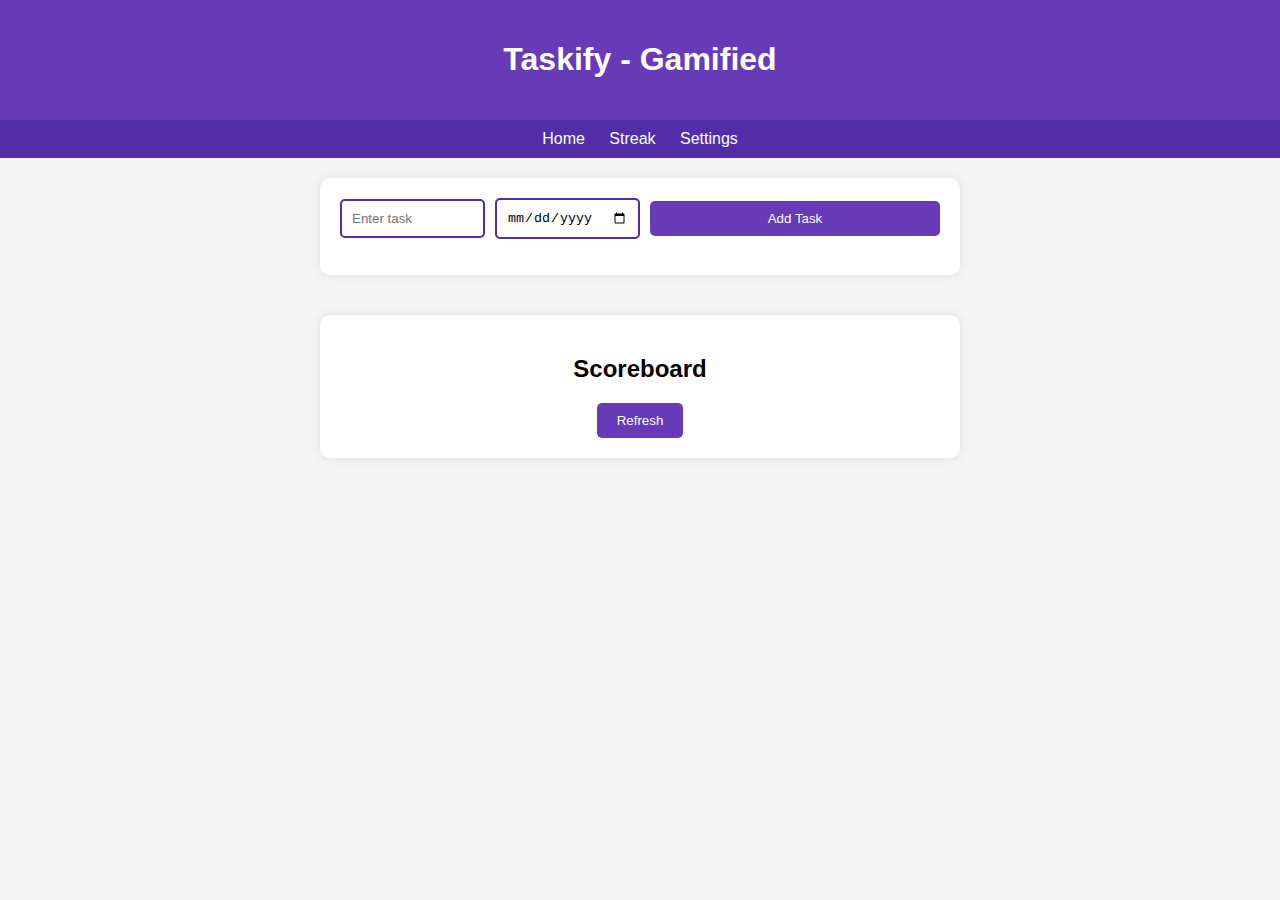
<file: index.html>
<!DOCTYPE html>
<html lang="en">
<head>
<meta charset="UTF-8">
<meta name="viewport" content="width=device-width, initial-scale=1.0">
<title>Taskify - Gamified</title>
<link rel="stylesheet" href="styles.css">
</head>
<body>

<header>
    <h1>Taskify - Gamified</h1>
</header>

<nav>
    <a href="index.html">Home</a>
    <a href="streak.html">Streak</a>
    <a href="settings.html">Settings</a>
</nav>

<div class="container task-container">
    <div class="task-input-container">
        <input type="text" id="taskInput" placeholder="Enter task" class="full-width">
        <input type="date" id="deadlineInput" class="date-input">
        <button class="add-task-btn" onclick="addTask()">Add Task</button>
    </div>
    <ul id="taskList"></ul>
</div>

<div id="scoreboard" class="container scoreboard-container">
    <h2>Scoreboard</h2>
    <ul id="scores"></ul>
</div>

<script src="BOB.js"></script>

</body>
</html>
</file>
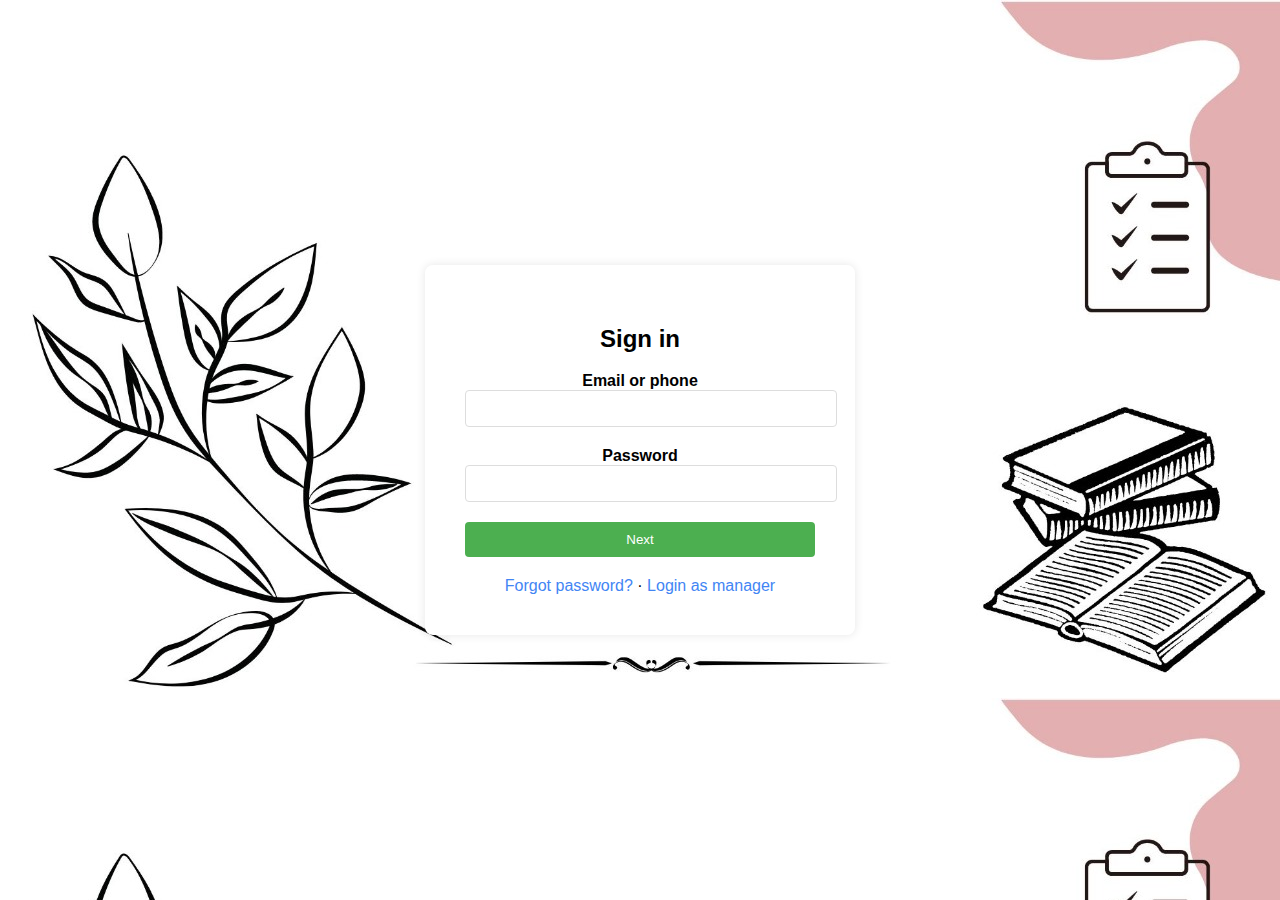
<file: Employee.html>
<!DOCTYPE html>
<html lang="en">
<head>
<meta charset="UTF-8">
<meta name="viewport" content="width=device-width, initial-scale=1.0">
<title>Taskify - Login</title>
<link rel="stylesheet" href="login.css">
</head>
<body>

<div class="container">
    <div class="login-card">
        <h2>Sign in</h2>
        <form class="login-form" onsubmit="login(event)">
            <div class="form-group">
                <label for="username">Email or phone</label>
                <input type="text" id="username1" name="username" required>
            </div>
            <div class="form-group">
                <label for="password">Password</label>
                <input type="password" id="password1" name="password" required>
            </div>
            <button type="submit" class="login-btn">Next</button>
        </form>
        <div class="links">
            <a href="#">Forgot password?</a>
            <span> · </span>
            <a href="login.html">Login as manager</a>
        </div>
    </div>
</div>

<script src="employee.js"></script>

</body>
</html>
</file>
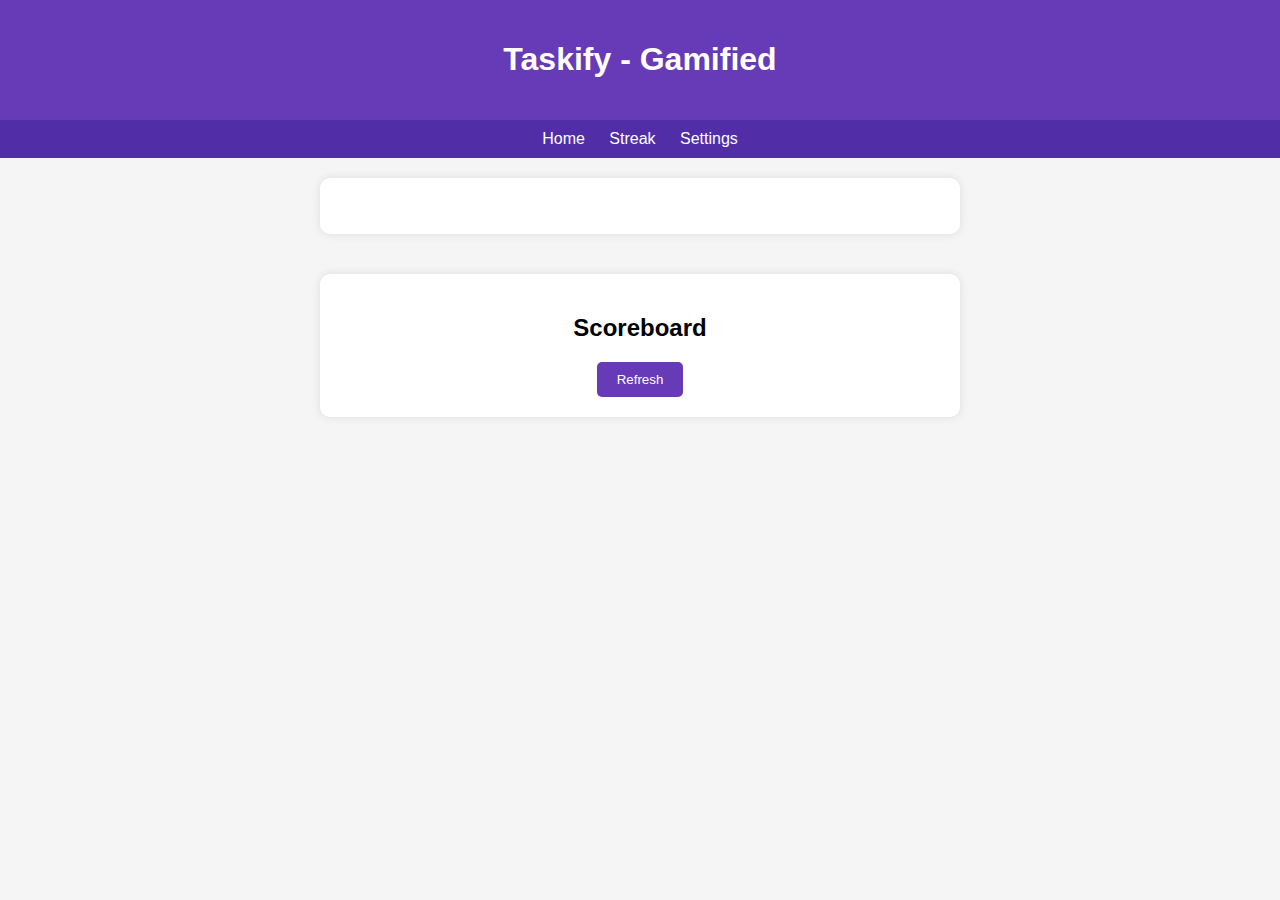
<file: Employeepage.html>
<!DOCTYPE html>
<html lang="en">
<head>
<meta charset="UTF-8">
<meta name="viewport" content="width=device-width, initial-scale=1.0">
<title>Taskify - Gamified</title>
<link rel="stylesheet" href="styles.css">
</head>
<body>

<header>
    <h1>Taskify - Gamified</h1>
</header>

<nav>
    <a href="index.html">Home</a>
    <a href="streak.html">Streak</a>
    <a href="settings.html">Settings</a>
</nav>

<div class="container task-container">
    <ul id="taskList"></ul>
</div>

<div id="scoreboard" class="container scoreboard-container">
    <h2>Scoreboard</h2>
    <ul id="scores"></ul>
</div>

<script src="BOB.js"></script>

</body>
</html>
</file>
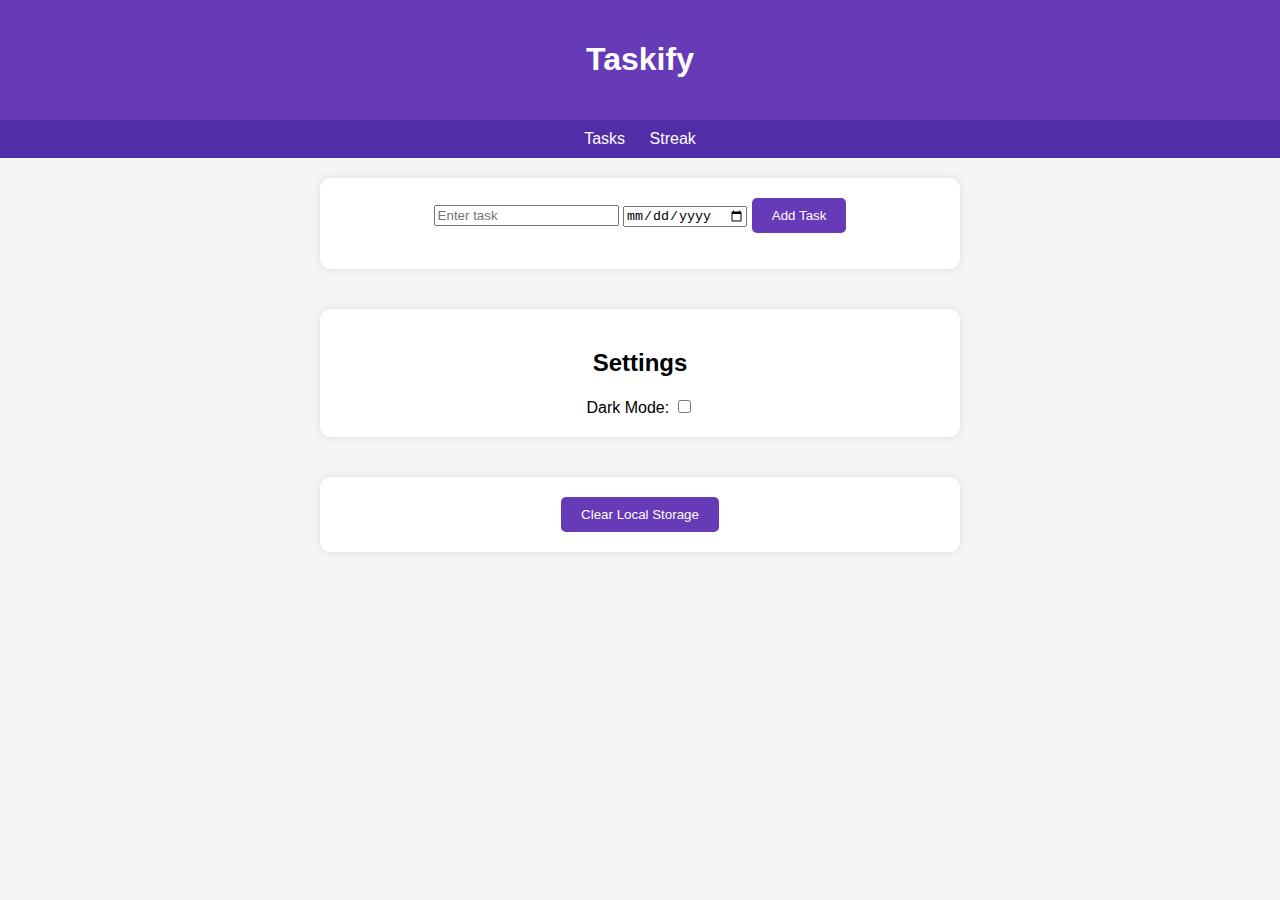
<file: home.html>
<!DOCTYPE html>
<html lang="en">
<head>
<meta charset="UTF-8">
<meta name="viewport" content="width=device-width, initial-scale=1.0">
<title>Taskify</title>
<link rel="stylesheet" href="styles.css">
</head>
<body>

<header>
    <h1>Taskify</h1>
</header>

<nav>
    <a href="home.html">Tasks</a>
    <a href="Streak.html">Streak</a>
</nav>

<div class="container">
    <div>
        <input type="text" id="taskInput" placeholder="Enter task">
        <input type="date" id="deadlineInput">
        <button onclick="addTask()">Add Task</button>
    </div>

    <ul id="taskList">
        
    </ul>
</div>

<div class="container">
    <h2>Settings</h2>
    <div>
        <label for="themeToggle">Dark Mode:</label>
        <input type="checkbox" id="themeToggle" onchange="toggleDarkMode()">
    </div>
</div>

<div class="container">
    <button onclick="clearLocalStorage()">Clear Local Storage</button>
</div>

<script src="script.js">

</script>

</body>
</html>
</file>
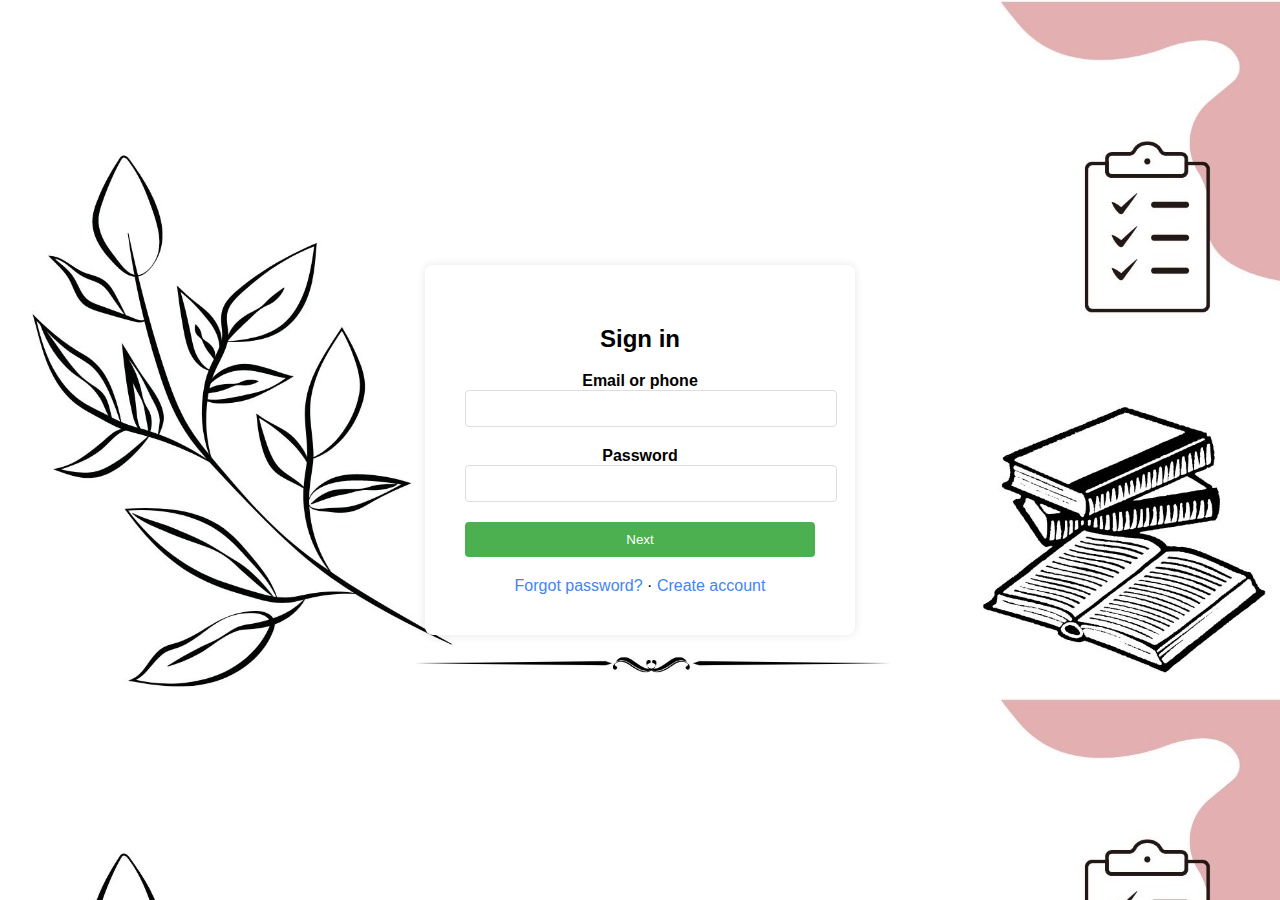
<file: Login.html>
<!DOCTYPE html>
<html lang="en">
<head>
<meta charset="UTF-8">
<meta name="viewport" content="width=device-width, initial-scale=1.0">
<title>Taskify - Login</title>
<link rel="stylesheet" href="login.css">
</head>
<body>

<div class="container">
    <div class="login-card">
        <h2>Sign in</h2>
        <form class="login-form" onsubmit="login(event)">
            <div class="form-group">
                <label for="username">Email or phone</label>
                <input type="text" id="username" name="username" required>
            </div>
            <div class="form-group">
                <label for="password">Password</label>
                <input type="password" id="password" name="password" required>
            </div>
            <button type="submit" class="login-btn">Next</button>
        </form>
        <div class="links">
            <a href="#">Forgot password?</a>
            <span> · </span>
            <a href="#">Create account</a>
        </div>
    </div>
</div>

<script src="BOB.js"></script>

</body>
</html>
</file>
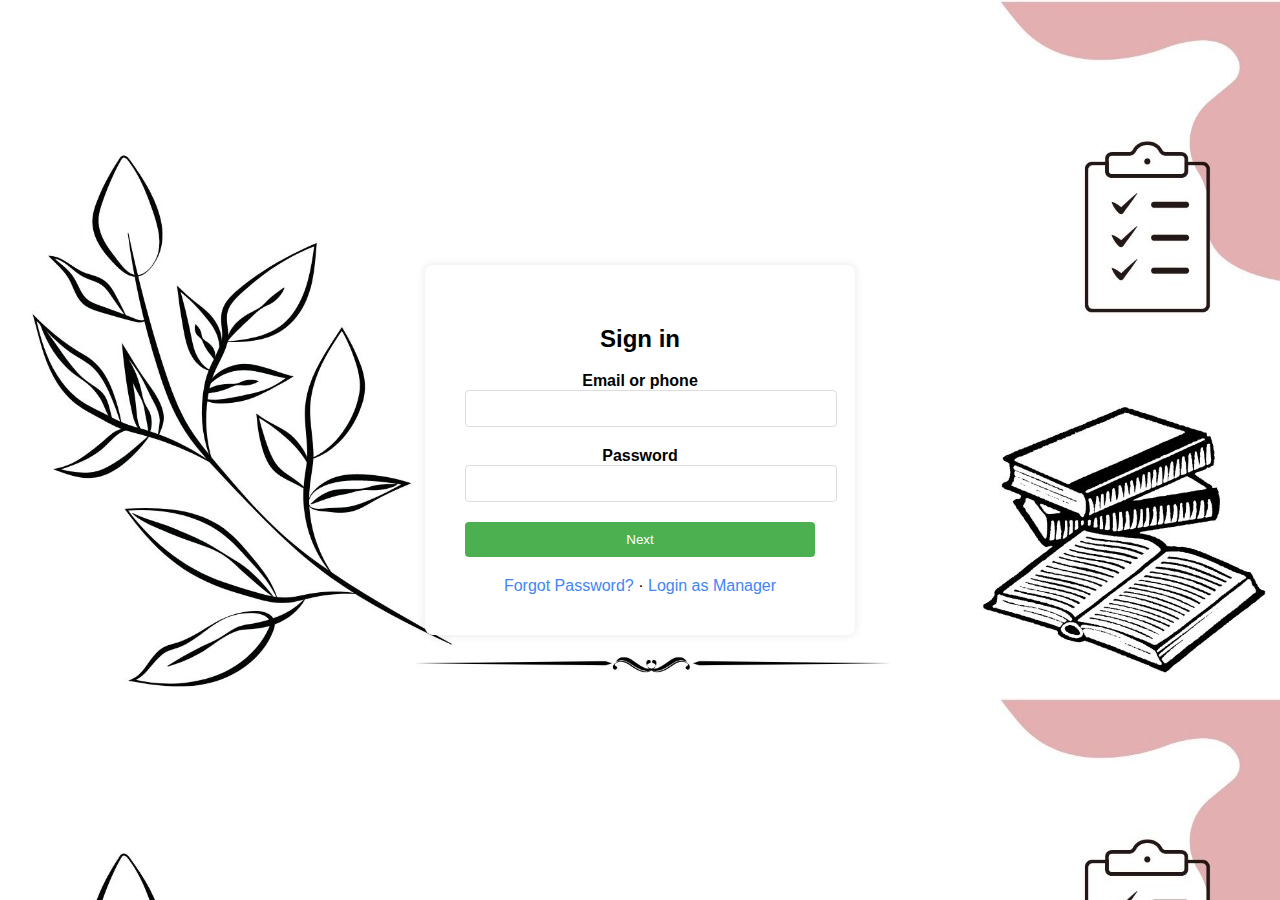
<file: managerlogin.html>
<!DOCTYPE html>
<html lang="en">
<head>
<meta charset="UTF-8">
<meta name="viewport" content="width=device-width, initial-scale=1.0">
<title>Taskify - Login</title>
<link rel="stylesheet" href="login.css">
</head>
<body>

<div class="container">
    <div class="login-card">
        <h2>Sign in</h2>
        <form class="login-form" onsubmit="login(event)">
            <div class="form-group">
                <label for="username">Email or phone</label>
                <input type="text" id="username" name="username" required>
            </div>
            <div class="form-group">
                <label for="password">Password</label>
                <input type="password" id="password" name="password" required>
            </div>
            <button type="submit" class="login-btn">Next</button>
        </form>
        <div class="links">
            <a href="#">Forgot Password?</a>
            <span> · </span>
            <a href="Employee.html">Login as Manager</a>
        </div>
    </div>
</div>

<script src="BOB.js"></script>

</body>
</html>
</file>
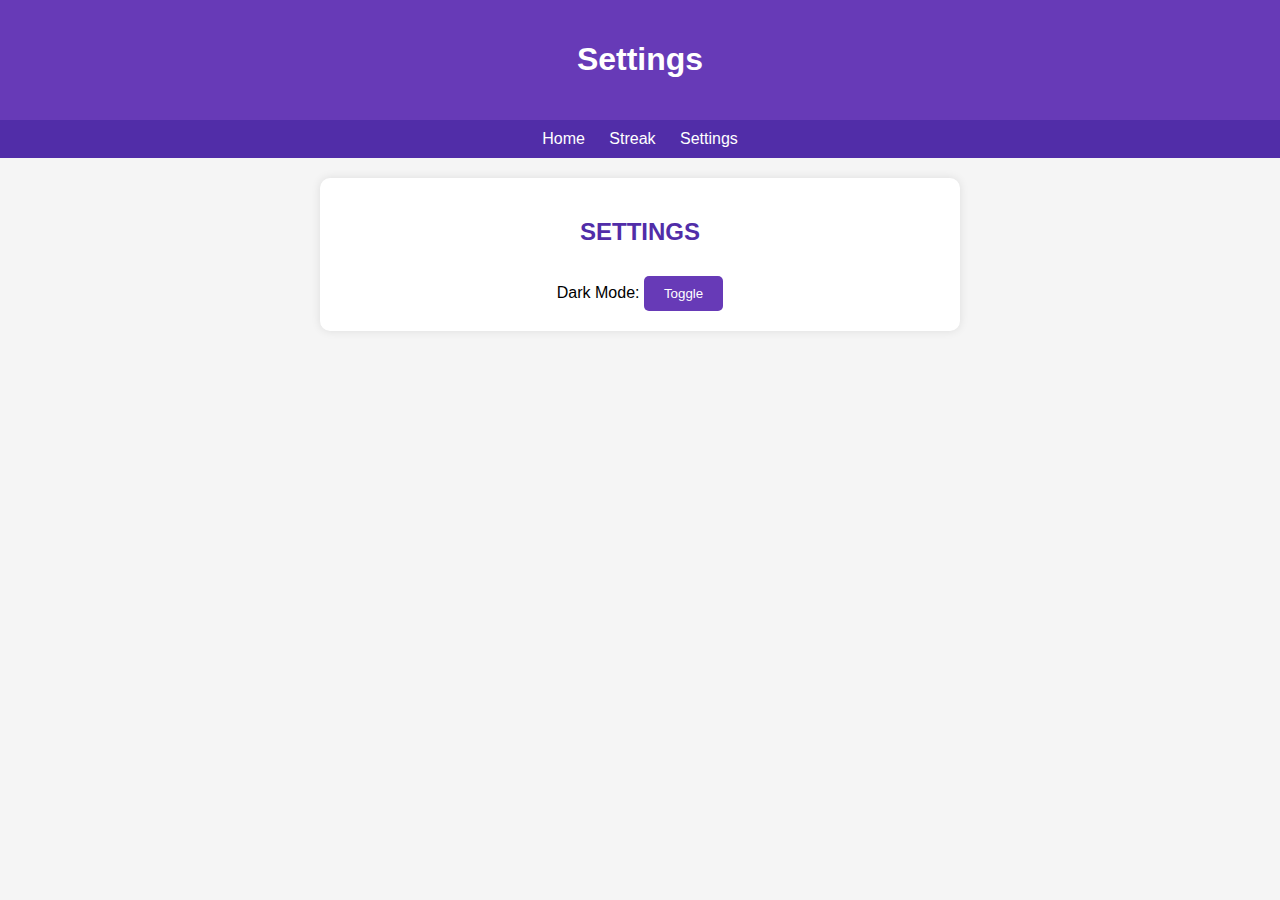
<file: setting1.html>
<!DOCTYPE html>
<html lang="en">
<head>
<meta charset="UTF-8">
<meta name="viewport" content="width=device-width, initial-scale=1.0">
<title>Taskify - Settings</title>
<link rel="stylesheet" href="styles.css">
</head>
<body>

<header>
    <h1>Settings</h1>
</header>

<nav>
    <a href="index.html">Home</a>
    <a href="streak.html">Streak</a>
    <a href="settings.html">Settings</a>
</nav>

<div class="container settings-container">
    <h2>Settings</h2>
    <div>
        <label for="themeToggle">Dark Mode:</label>
        <button class="dark-mode-btn" onclick="toggleDarkMode()">Toggle</button>
    </div>
    
</div>
<script src="BOB.js"></script>
</body>
</html>
</file>
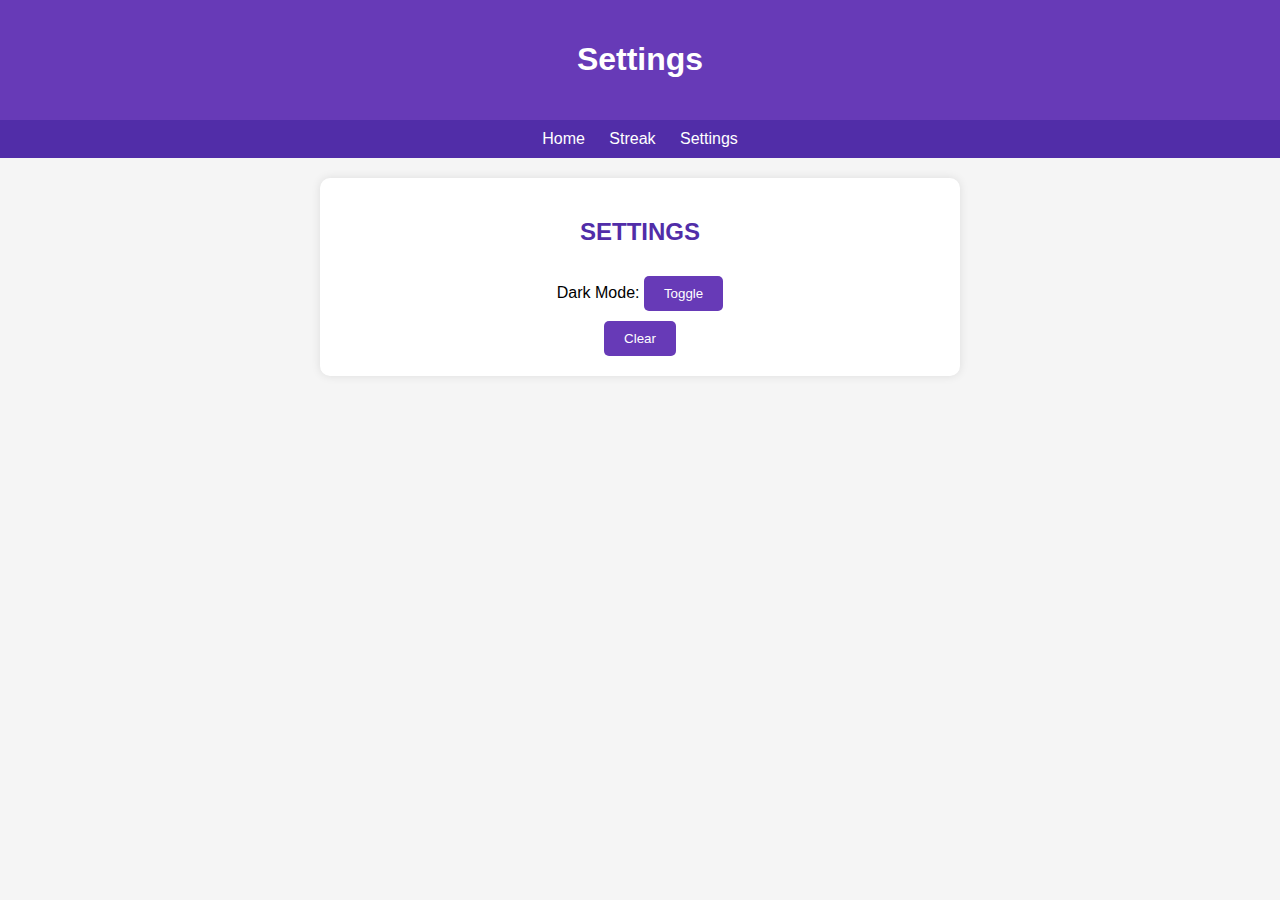
<file: settings.html>
<!DOCTYPE html>
<html lang="en">
<head>
<meta charset="UTF-8">
<meta name="viewport" content="width=device-width, initial-scale=1.0">
<title>Taskify - Settings</title>
<link rel="stylesheet" href="styles.css">
</head>
<body>

<header>
    <h1>Settings</h1>
</header>

<nav>
    <a href="index.html">Home</a>
    <a href="streak.html">Streak</a>
    <a href="settings.html">Settings</a>
</nav>

<div class="container settings-container">
    <h2>Settings</h2>
    <div>
        <label for="themeToggle">Dark Mode:</label>
        <button class="dark-mode-btn" onclick="toggleDarkMode()">Toggle</button>
    </div>
    <button class="clear-btn" onclick="clearLocalStorage()">Clear</button>
</div>
<script src="BOB.js"></script>
</body>
</html>
</file>
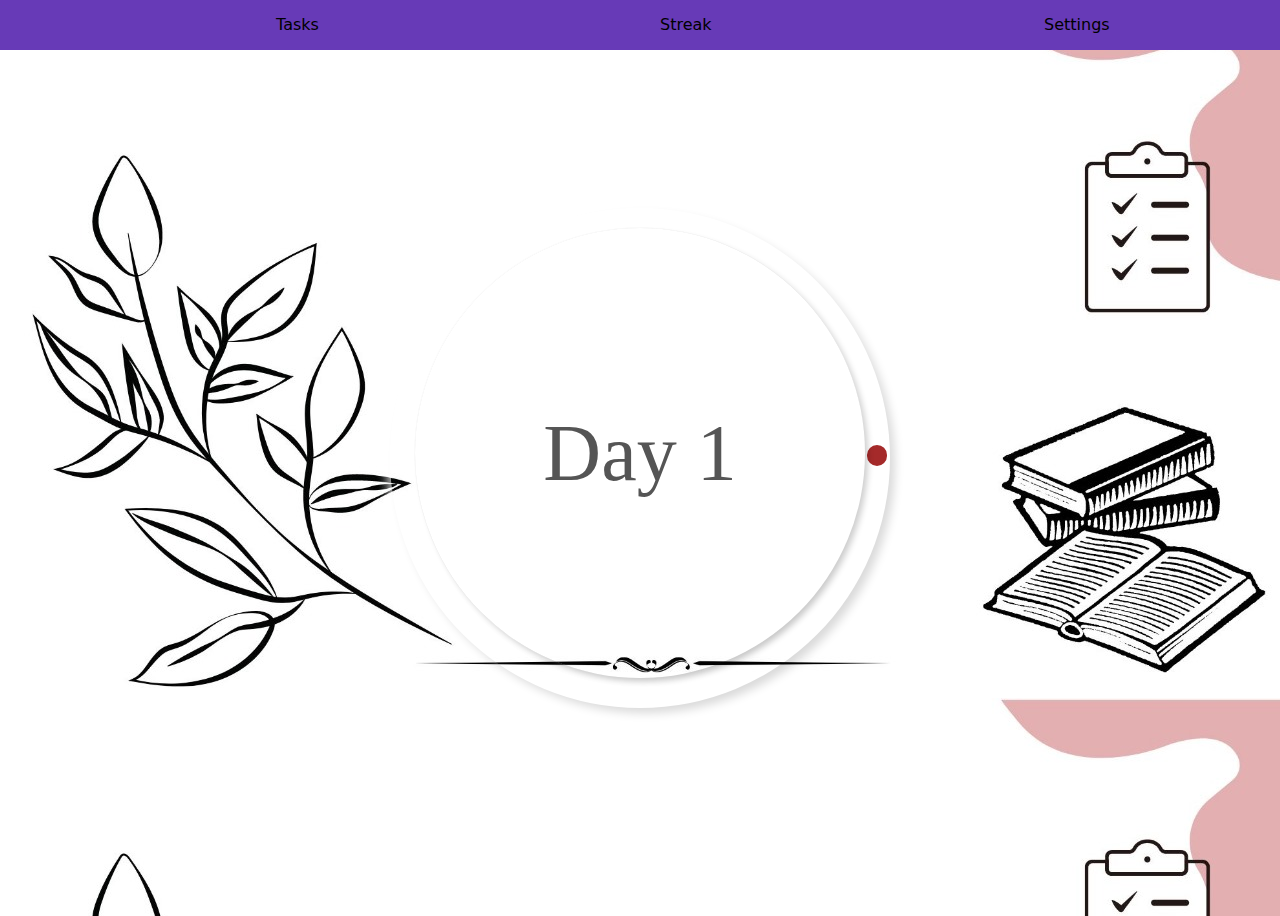
<file: streak.html>
<html lang="en">
<head>
    <meta charset="UTF-8">
    <meta name="viewport" content="width=device-width, initial-scale=1.0">
    <title>Document</title>
    <link rel="stylesheet" href="streak.css">
</head>
<body>
    <div class="nav-bar">
        <ul class="nav-elements">
            <li><a href="index.html">Tasks</a></li>
            <li><a href="streak.html">Streak</a></li>
            <li><a href="settings.html">Settings</a></li>
        </ul>
    </div>
    <div class="skill">
        <div class="outer">
            <div class="inner">
                <div id="number">Day 1</div>
            </div>
        </div>
    </div>
    <svg xmlns="http://www.w3.org/2000/svg" version="1.1" width="500px" height="500px">
        <defs>
           <linearGradient id="GradientColor">
              <stop offset="0%" stop-color="#e91e63" />
              <stop offset="100%" stop-color="#673ab7" />
           </linearGradient>
        </defs>
        <circle cx="248" cy="248" r="239" stroke-linecap="round"/>
</svg>
<script src="streak.js"></script>
</body>
</html>
</file>
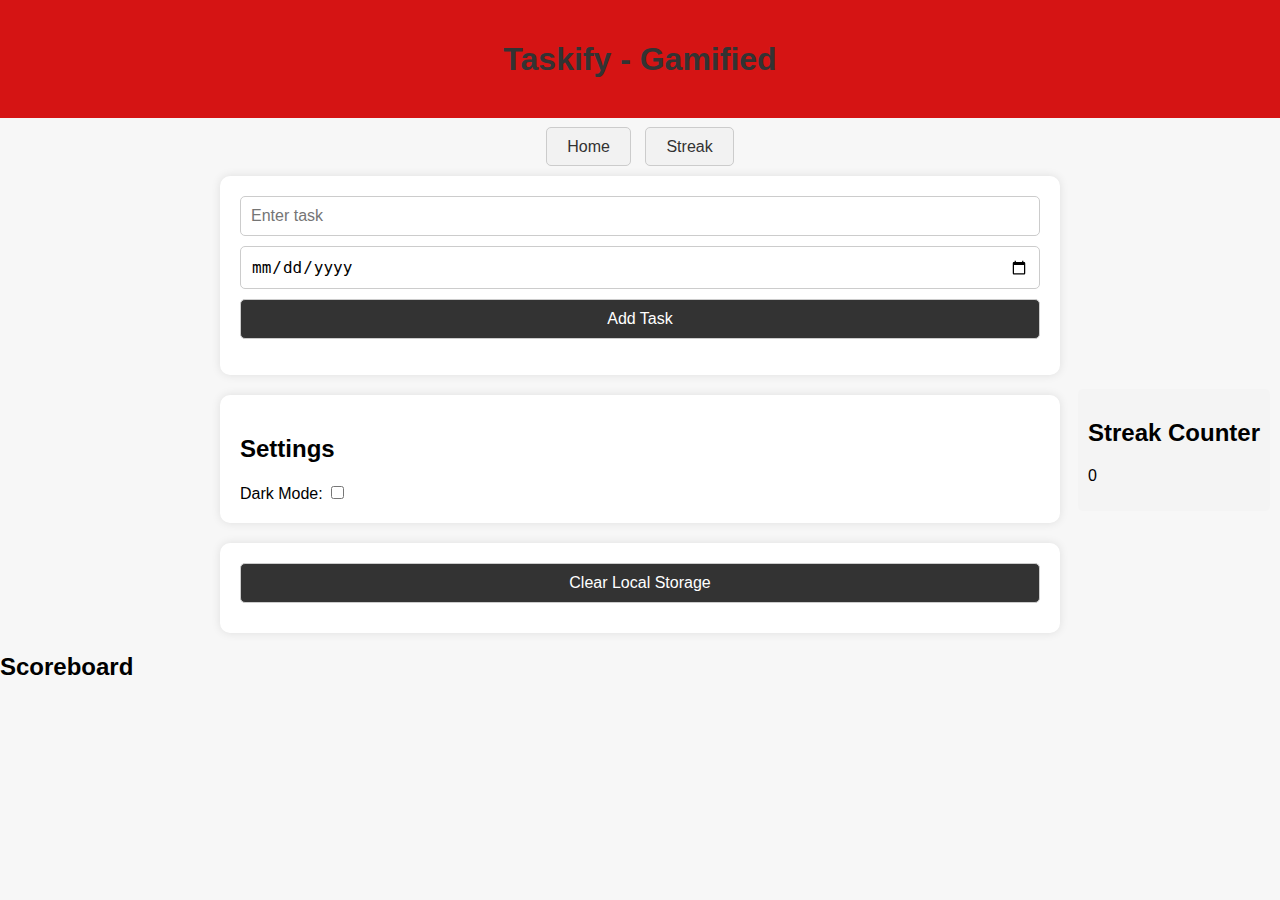
<file: Taskify.html>
<!DOCTYPE html>
<html lang="en">
<head>
<meta charset="UTF-8">
<meta name="viewport" content="width=device-width, initial-scale=1.0">
<title>Taskify - Gamified</title>
<link rel="stylesheet" href="Taskify.css">
</head>
<body>

<header>
    <h1>Taskify - Gamified</h1>
</header>

<nav>
    <a href="home.html">Home</a>
    <a href="streak.html">Streak</a>
</nav>

<div class="container">
    <div>
        <input type="text" id="taskInput" placeholder="Enter task">
        <input type="date" id="deadlineInput">
        <button onclick="addTask()">Add Task</button>
    </div>

    <ul id="taskList">
        
    </ul>
</div>

<div class="container">
    <h2>Settings</h2>
    <div>
        <label for="themeToggle">Dark Mode:</label>
        <input type="checkbox" id="themeToggle" onchange="toggleDarkMode()">
    </div>
</div>

<div class="container">
    <button onclick="clearLocalStorage()">Clear Local Storage</button>
</div>

<div class="streak-counter">
    <h2>Streak Counter</h2>
    <p id="streak">0</p>
</div>

<div id="scoreboard">
    <h2>Scoreboard</h2>
    <ul id="scores">
    </ul>
</div>

<script src="Taskify.js">
</script>

</body>
</html>
</file>
<file: styles.css>
body {
    font-family: Arial, sans-serif;
    margin: 0;
    padding: 0;
    background-color: #F5F5F5;
    display: flex;
    flex-direction: column;
    align-items: center;
}

header {
    background-color: #673AB7;
    color: #fff;
    padding: 20px;
    text-align: center;
    width: 100%;
}

nav {
    background-color: #512DA8;
    padding: 10px;
    text-align: center;
    width: 100%;
}

nav a {
    color: #fff;
    text-decoration: none;
    margin: 0 10px;
}

.container {
    background-color: #fff;
    padding: 20px;
    margin: 20px;
    border-radius: 10px;
    box-shadow: 0 0 10px rgba(0, 0, 0, 0.1);
    width: 100%;
    max-width: 600px;
    text-align: center; /* Center align elements */
}

.settings-container h2 {
    color: #512DA8;
    font-weight: bold; /* Make the text bold */
    text-transform: uppercase; /* Convert text to uppercase */
}

button {
    background-color: #673AB7;
    color: #fff;
    border: none;
    padding: 10px 20px;
    border-radius: 5px;
    cursor: pointer;
    transition: background-color 0.3s; /* Add transition effect */
}

button:hover {
    background-color: #4527A0; /* Darken color on hover */
}

.clear-btn,
.dark-mode-btn {
    width: auto; /* Set width to auto */
    margin-top: 10px; /* Add top margin */
}

/* Dark mode styles */

.dark-mode {
    background-color: #212121;
    color: #fff;
}

.dark-mode nav a {
    color: #fff;
}

.dark-mode .container {
    background-color: #333;
    color: #fff;
}

.dark-mode button {
    background-color: #512DA8;
}

/* Hover effects */

button:hover,
.dark-mode button:hover {
    background-color: #4527A0; /* Darken color on hover */
}
.task-input-container {
    display: flex;
    align-items: center; /* Align items vertically */
}
.task-input-container input {
    flex: 1; /* Take remaining space */
    margin-right: 10px; /* Add space between inputs */
    padding: 10px;
    border: 2px solid #512DA8; /* Match page theme */
    border-radius: 5px;
}
.task-input-container input[type="date"] {
    flex: 1; /* Take remaining space */
    padding: 10px;
    border: 2px solid #512DA8; /* Match page theme */
    border-radius: 5px;
}
.full-width {
    width: calc(50% - 10px); /* 50% width with margin between inputs */
    margin-right: 10px; /* Add margin between inputs */
}
.add-task-btn {
    width: calc(50% - 10px); /* 50% width with margin between inputs */
}
.task-container input[type="date"] {
    width: 100%; /* Date input takes full container width */
}
#scores {
    list-style: none;
    padding: 0;
}

#scores li {
    background-color: #f2f2f2;
    margin-bottom: 5px;
    padding: 10px;
    border-radius: 5px;
    box-shadow: 0 2px 5px rgba(0, 0, 0, 0.1);
    display: flex;
    justify-content: space-between;
    align-items: center;
    font-family: 'Press Start 2P', cursive; /* Use a pixelated font for a retro game feel */
}

#scores li:nth-child(even) {
    background-color: #e6e6e6;
}

#scores li span:first-child {
    font-size: 20px;
    margin-right: 10px;
}

#scores li span:last-child {
    font-size: 18px;
    color: #4CAF50;
}

/* Inverted colors for dark mode */
.dark-mode #scores li {
    background-color: #333;
}

.dark-mode #scores li:nth-child(even) {
    background-color: #222;
}

.dark-mode #scores li span:first-child {
    color: #4CAF50; /* Change player name color */
}

.dark-mode #scores li span:last-child {
    color: #fff; /* Change score color */
}
</file>
<file: login.css>
body {
    font-family: Arial, sans-serif;
    margin: 0;
    padding: 0;
    background: url("background.jpg");
}

.container {
    display: flex;
    justify-content: center;
    align-items: center;
    height: 100vh;
}

.login-card {
    background-color: #fff;
    border-radius: 8px;
    box-shadow: 0 0 10px rgba(0, 0, 0, 0.1);
    padding: 40px;
    text-align: center;
    max-width: 350px;
    width: 100%;
}

.logo {
    margin-bottom: 20px;
}

.login-form {
    display: flex;
    flex-direction: column;
}

.form-group {
    margin-bottom: 20px;
}

label {
    display: block;
    font-weight: bold;
}

input[type="text"],
input[type="password"] {
    width: 100%;
    padding: 10px;
    border: 1px solid #ddd;
    border-radius: 4px;
}

.login-btn {
    background-color: #4CAF50;
    color: #fff;
    border: none;
    padding: 10px;
    border-radius: 4px;
    cursor: pointer;
    transition: background-color 0.3s;
}

.login-btn:hover {
    background-color: #45a049;
}

.links {
    margin-top: 20px;
}

.links a {
    text-decoration: none;
    color: #4285f4;
}

.links a:hover {
    text-decoration: underline;
}
</file>
<file: streak.css>
body{
    background-image: url('background.jpg');
    height: 100vh;
    display: flex;
    align-items: center;
    justify-content: center;
}
.skill{
    width: 300px;
    height: 300px;
    position: relative;
}
.outer{
    width: 500px;
    height: 500px;
    border-radius: 50%;
    box-shadow: 6px 6px 10px -1px rgba(0,0,0,0.15),
    -6px -6px 10px -1px rgba(255,255,255,0.7);
    margin: auto;
    z-index: 2;
    position: relative;
    top: -100px;
    left: -100px;
}
.inner{
    width: 450px;
    height: 450px;
    display: flex;
    justify-content: center;
    align-items: center;
    box-shadow: 4px 4px 6px -1px rgba(0,0,0,0.2),
    -4px -4px 6px -1px rgba(255,255,255,0.7),
    -0.5px -0.5px 0px rgba(255,255,255,1),
    -0.5px -0.5px 0px rgba(0,0,0,0.15),
    0px 12px 10px -10px rgba(0,0,0,0.05);
    border-radius: 50%;
    z-index: 2;
    margin: auto;
    position: relative;
    top: 20px;
    left: 0px;
}
#number{
    font-style: 'helvetica';
    font-size: 80px;
    font-weight: 1200;
    color: #555;
}
/*navbar*/
.nav-elements {
  display: flex;
  justify-content: space-between;
  font-size: 16px;
  list-style: none;
  width: 60%;
  margin: auto;
  position: relative;
  top: -10px;
  border-radius: 0 0 10px 10px;
}
.nav-bar {
  margin: auto;
  display: flex;
  justify-content:space-between;
  height: 50px;
  position: fixed;
  top: 0;
  width: 100%;
  background:#673AB7;
  z-index: 1;
}
.nav-elements a {
  text-decoration: none;
  color:black;
  position: absolute;
  font-family:system-ui, -apple-system, BlinkMacSystemFont, 'Segoe UI', Roboto, Oxygen, Ubuntu, Cantarell, 'Open Sans', 'Helvetica Neue', sans-serif;
}
.nav-elements a:hover {
  font-weight: bold;
}
circle{
    fill: none;
    stroke: brown;
    stroke-width: 20px;
    width: 500px;
    height: 500px;
    stroke-dasharray: 1500;
    stroke-dashoffset: 1500;
    animation: anim 60s linear forwards;
}
svg{
    position: absolute;
    width: 500px;
    height: 500px;
}
@keyframes anim{
    3.33%{
        stroke-dashoffset: 1500;
    }
    6.66%{
        stroke-dashoffset: 1450;
    }
    9.99%{
        stroke-dashoffset: 1400;
    }
    13.32%{
        stroke-dashoffset: 1350;
    }
    16.65%{
        stroke-dashoffset: 1300;
    }
    19.98%{
        stroke-dashoffset: 1250;
    }
    23.31%{
        stroke-dashoffset: 1200;
    }
    26.64%{
        stroke-dashoffset: 1150;
    }
    29.97%{
        stroke-dashoffset: 1100;
    }
    33.33%{
        stroke-dashoffset: 1050;
    }
    36.63%{
        stroke-dashoffset: 1000;
    }
    39.96%{
        stroke-dashoffset: 950;
    }
    43.29%{
        stroke-dashoffset: 900;
    }
    46.62%{
        stroke-dashoffset: 850;
    }
    49.95%{
        stroke-dashoffset: 800;
    }
    53.28%{
        stroke-dashoffset: 750;
    }
    56.61%{
        stroke-dashoffset: 700;
    }
    59.94%{
        stroke-dashoffset: 650;
    }
    63.27%{
        stroke-dashoffset: 600;
    }
    66.66%{
        stroke-dashoffset: 550;
    }
    69.93%{
        stroke-dashoffset: 500;
    }
    73.26%{
        stroke-dashoffset: 450;
    }
    76.59%{
        stroke-dashoffset: 400;
    }
    79.92%{
        stroke-dashoffset: 350;
    }
    83.25%{
        stroke-dashoffset: 300;
    }
    86.58%{
        stroke-dashoffset: 250;
    }
    89.91%{
        stroke-dashoffset: 200;
    }
    93.24%{
        stroke-dashoffset: 150;
    }
    96.57%{
        stroke-dashoffset: 100;
    }
    99.99%{
        stroke-dashoffset: 50;
    }
    100% {
        stroke-dashoffset: 0;
    }
}
/* width */
::-webkit-scrollbar {
    width: 10px;
  }
  
  /* Track */
  ::-webkit-scrollbar-track {
    background: #f1f1f1;
  }
  
  /* Handle */
  ::-webkit-scrollbar-thumb {
    background: #888;
  }
  
  /* Handle on hover */
  ::-webkit-scrollbar-thumb:hover {
    background: #555;
  }
</file>
<file: Taskify.css>
body {
    font-family: Arial, sans-serif;
    margin: 0;
    padding: 0;
    background-color: #f7f7f7;
}
header {
    background-color: #d51414;
    color: white;
    text-align: center;
    padding: 20px 0;
}
nav {
    text-align: center;
    margin-top: 20px;
}
nav a {
    text-decoration: none;
    color: #333;
    padding: 10px 20px;
    background-color: #f2f2f2;
    border: 1px solid #ccc;
    margin: 0 5px;
    border-radius: 5px;
    transition: background-color 0.3s ease;
}
nav a:hover {
    background-color: #ddd;
}
.container {
    max-width: 800px;
    margin: 20px auto;
    padding: 20px;
    background-color: white;
    border-radius: 10px;
    box-shadow: 0 0 10px rgba(0, 0, 0, 0.1);
}
h1 {
    text-align: center;
    color: #333;
    margin-bottom: 20px;
}
input[type="text"],
input[type="date"],
button {
    display: block;
    width: 100%;
    padding: 10px;
    margin-bottom: 10px;
    border: 1px solid #ccc;
    border-radius: 5px;
    box-sizing: border-box;
    font-size: 16px;
}
button {
    background-color: #333;
    color: white;
    cursor: pointer;
    transition: background-color 0.3s ease;
}
button:hover {
    background-color: #555;
}
ul {
    list-style-type: none;
    padding: 0;
}
li {
    margin-bottom: 10px;
    padding: 10px;
    background-color: #f2f2f2;
    border-radius: 5px;
    position: relative;
}
.remove-task,
.tick-task {
    position: absolute;
    top: 5px;
    cursor: pointer;
}
.remove-task {
    right: 5px;
    color: red;
}
.remove-task:hover {
    color: darkred;
}
.tick-task {
    right: 25px;
    color: green;
}
.tick-task:hover {
    color: darkgreen;
}
.streak-counter {
    position: fixed;
    top: 50%;
    right: 10px;
    transform: translateY(-50%);
    background-color: #f4f4f4;
    padding: 10px;
    border-radius: 5px;
}
/* Dark mode styles */
body.dark-mode {
    background-color: #333;
    color: #1a0808;
}
.container.dark-mode {
    background-color: #444;
}
header.dark-mode {
    background-color: #222;
}
nav a.dark-mode {
    background-color: #555;
    color: #fff;
}
input[type="text"].dark-mode,
input[type="date"].dark-mode,
button.dark-mode {
    background-color: #555;
    border-color: #555;
    color: #fff;
}
li.dark-mode {
    background-color: #666;
    color: #fff;
}
</file>
